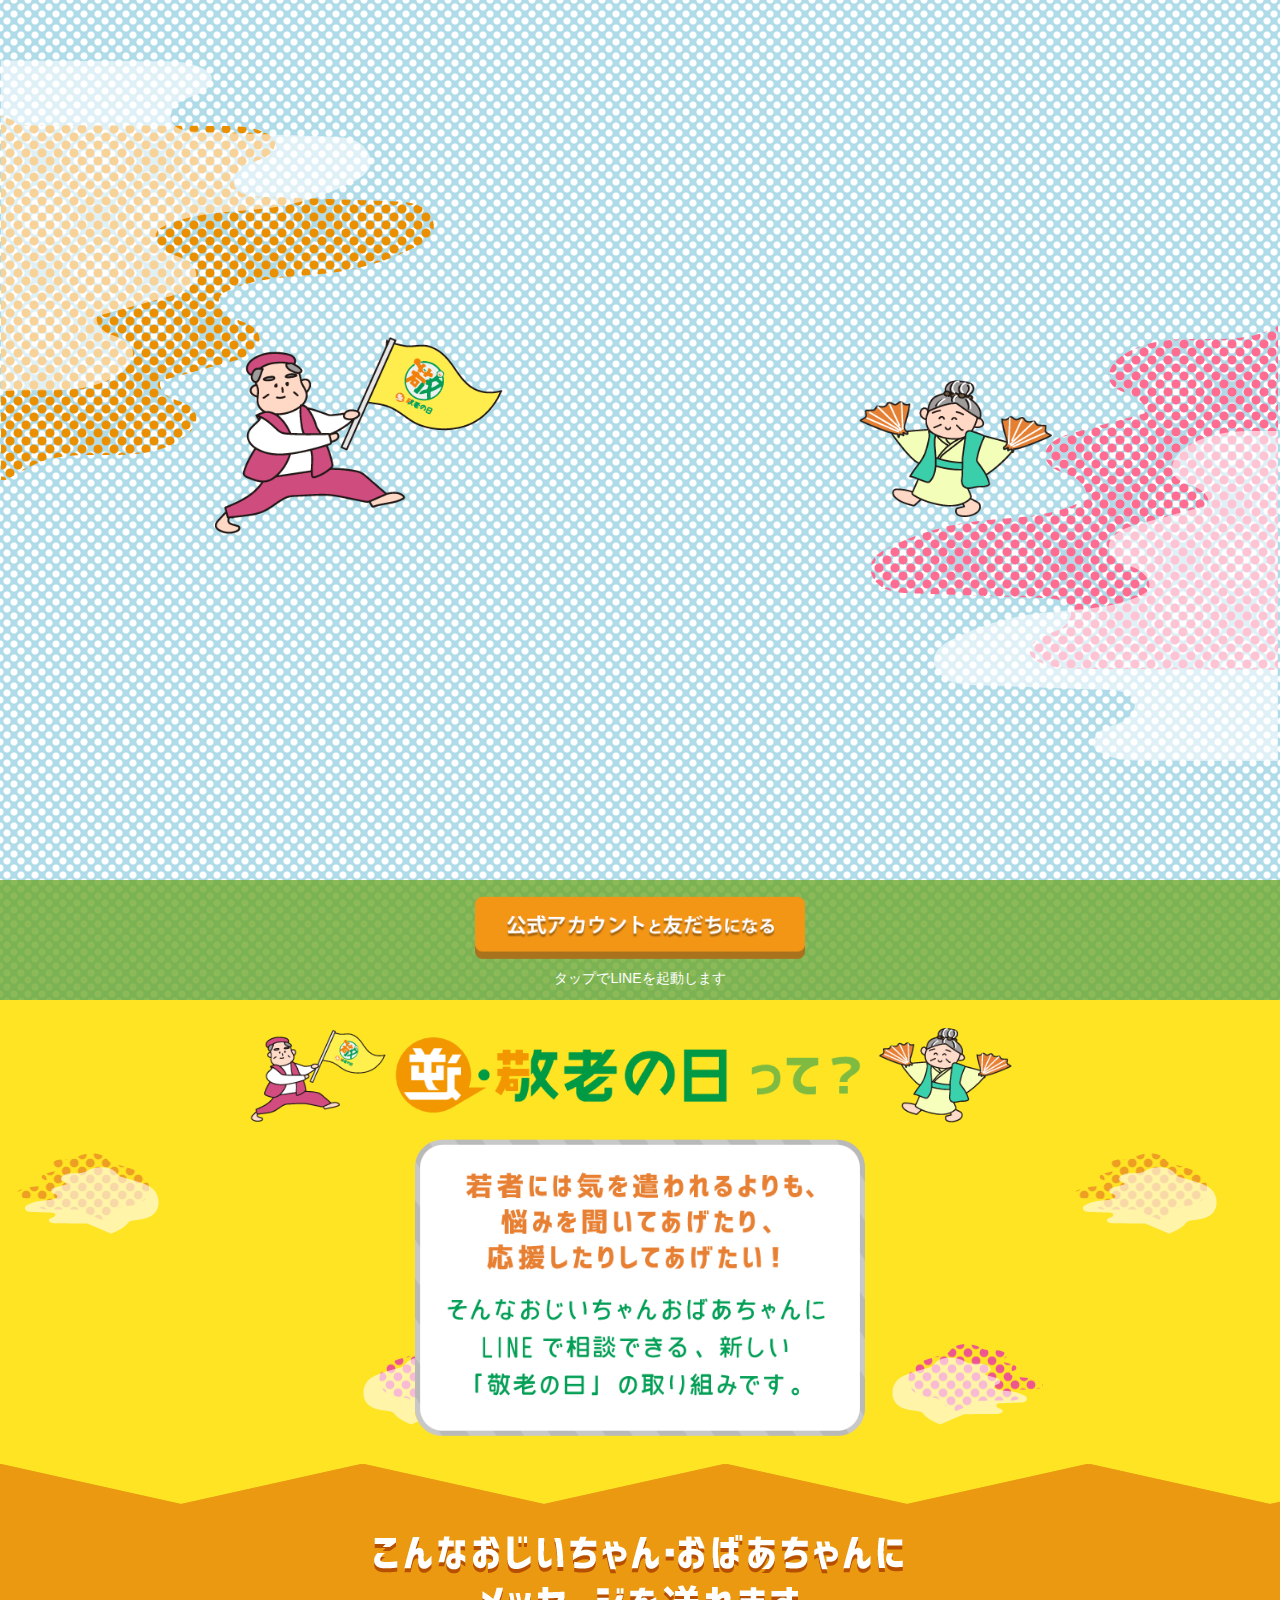
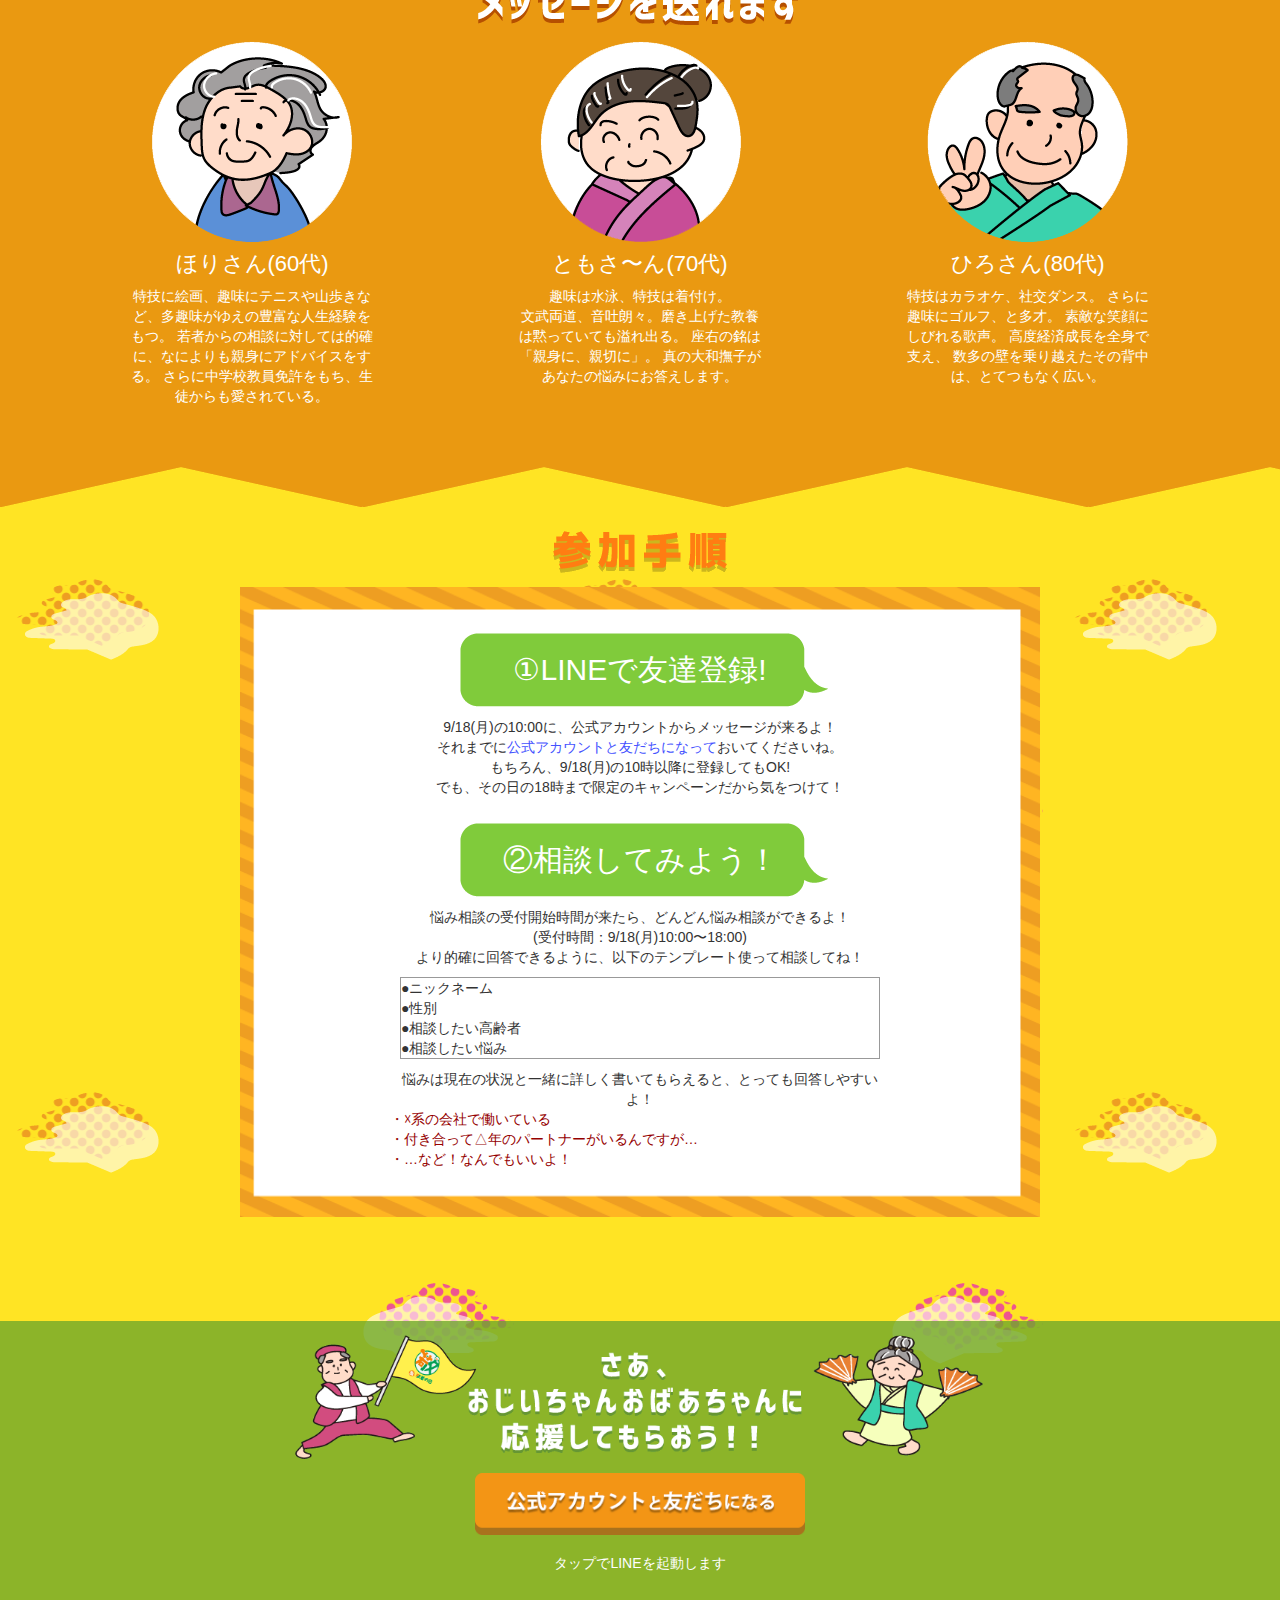
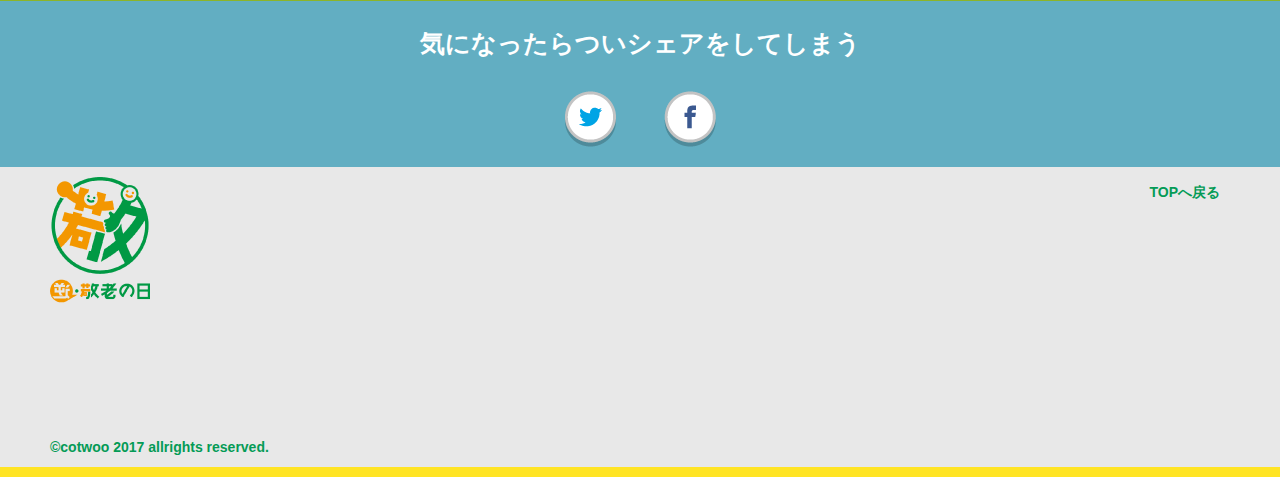
<file: index.html>
<!DOCTYPE html>
<html>

<head>
    <meta http-equiv="X-UA-Compatible" content="IE=edge">
    <meta charset="utf-8">
    <title>逆・敬老の日：ぼくら若者が逆に応援されちゃう！？</title>
    <meta name="description" content="僕ら若者が、敬老の日にお年寄りに逆に応援される、そんなイベントを9/18(月)に一日限定で開催します。">
    <meta name="author" content="">
    <meta name="viewport" content="width=device-width, initial-scale=1">
    <link rel="stylesheet" href="/lib/bootstrap/css/bootstrap.min.css">
    <link rel="stylesheet" href="/lib/bootstrap/css/bootstrap-theme.min.css">
    <link rel="stylesheet" href="/lib/Animate.css/animate.css">
    <link rel="stylesheet" href="/css/main.css">
    <link rel="shortcut icon" href="">



    <meta property="og:title" content="1日限定!? 逆・敬老の日 逆に若者が応援されちゃいます" />
    <meta property="og:type" content="website" />
    <meta property="og:url" content="http://gyakukeirou.com" />
    <meta property="og:image" content="http://gyakukeirou.com/images/ogp/img_ogp_illust.png" />
    <meta property="og:site_name" content="逆・敬老の日" />
    <meta property="og:description" content="“おじいちゃん、おばあちゃん”から“若者”へ、応援という形で感謝を伝える『逆・敬老の日』を、9/18（月）の敬老の日に実施したいと思います。" />

    <meta property="fb:app_id" content="1495361677176202" />

    <meta name="twitter:card" content="photo" />


</head>

<body>
    <div id="bg">
        <div id="main" class="relative">
            <!-- 左右から差し込まれるアニメーション -->
            <div id="layer1" class="absolute full">
                <div id="leftCloud" class="absolute animated bounceInLeft">
                    <img src="/images/img_cloud_1.png">
                </div>
                <div id="rightCloud" class="absolute animated bounceInRight">
                    <img src="/images/img_cloud_2.png">
                </div>
            </div>
            <div id="layer2" class="">
                <!-- おじいちゃんおばあちゃん -->
                <div id="layer3" class="absolute full">
                    <div id="granpa" class="absolute hidden">
                        <img style="width:80%" src="/images/pc_img_grandpa.png">
                    </div>
                    <div id="granma" class="absolute hidden">
                        <img style="width:80%" src="/images/pc_img_grandma.png">
                    </div>
                </div>
                <!-- メインタイトル -->
                <div id="layer4" class="absolute full ">
                    <div id="titleTop" class="absolute hidden">
                        <img src="/images/img_main_fukidashi.png">
                    </div>
                    <div id="titleBottom" class="absolute hidden">
                        <img src="/images/logo_main.png">
                    </div>
                    <div id="girl" class="absolute hidden">
                        <img src="/images/img_girl_1.png">
                    </div>
                    <div id="boy" class="absolute hidden">
                        <img src="/images/img_girl_2.png">
                    </div>
                </div>
                <!-- 吹き出し -->
                <div id="layer5" class="absolute full">
                    <div id="leftTop" class="absolute hidden">
                        <img src="/images/img_ballon_1.png">
                    </div>
                    <div id="rightTop" class="absolute hidden">
                        <img src="/images/img_ballon_2.png">
                    </div>
                    <div id="leftBottom" class="absolute hidden">
                        <img src="/images/img_ballon_3.png">
                    </div>
                    <div id="rightBottom" class="absolute hidden">
                        <img src="/images/img_ballon_4.png">
                    </div>
                </div>
                <!-- ボタン -->
                <div id="layer6" class="absolute full">
                    <div id="entryPriod" class="absolute hidden">
                        <img src="/images/img_entryperiod.png">
                    </div>
                </div>
                <div id="ichinichi" class="absolute hidden">
                    <div class="inner relative full">
                        <div id="ichinichiText" class="absolute">一日限定企画!</div>
                    </div>
                </div>

            </div>
        </div>
        <!--            <div style="height: 880px;"></div>-->
        <div id="submit" class="relative">
            <div class="inner">
                <a href="https://line.me/R/ti/p/%40sfz9246k" id="entryButton" class="">
                    <img src="/images/pc_btn_entry.png">
                </a>
                <p id="entryButtonBottomText" class="absolute">
                    タップでLINEを起動します
                </p>
            </div>
        </div>
        <div id="mainContents" class="relative">
            <div id="01">
                <div>
                    <div>
                        <img id="concept_title" src="images/concept_title.png">
                    </div>
                    <div>
                        <img id="concept_body" src="images/concept_body.png">
                    </div>
                </div>
            </div>
            <div id="mainContentsHeader">

            </div>
            <div id="granpa">
                <div>
                    <div>
                        <img id="main_message" src="images/main_message.png">
                    </div>
                    <div>
                        <div class="card">
                            <img src="images/02.png">
                            <div class="comment">
                               <h5>ほりさん(60代)</h5>
                                <div class="comment_body">
                                    
                                   特技に絵画、趣味にテニスや山歩きなど、多趣味がゆえの豊富な人生経験をもつ。
                                   若者からの相談に対しては的確に、なによりも親身にアドバイスをする。
                                   さらに中学校教員免許をもち、生徒からも愛されている。
                                </div>
                            </div>
                        </div>
                        <div class="card">
                            <img src="images/01.png">
                            <div class="comment">
                                <h5>ともさ〜ん(70代)</h5>
                                <div class="comment_body">
                                    趣味は水泳、特技は着付け。<br>
                                    文武両道、音吐朗々。磨き上げた教養は黙っていても溢れ出る。
                                    座右の銘は「親身に、親切に」。
                                    真の大和撫子があなたの悩みにお答えします。<br><br>
                                </div>
                            </div>
                        </div>
                        <div class="card">
                            <img src="images/03.png">
                            <div class="comment">
                                <h5>ひろさん(80代)</h5>
                                <div class="comment_body">
                                    特技はカラオケ、社交ダンス。
                                    さらに趣味にゴルフ、と多才。
                                    素敵な笑顔にしびれる歌声。
                                    高度経済成長を全身で支え、
                                    数多の壁を乗り越えたその背中は、とてつもなく広い。<br><br>
                                </div>
                            </div>
                        </div>
                    </div>
                </div>
            </div>
            <div id="mainContentsFooter">

            </div>
            <div id="howToJoin">
                <div>
                    <img src="images/how_to_join_title.png">
                </div>
                <div class="contents relative">
                    <img id="howToJoinCover" src="images/how_to_join_main.png" class="absolute">
                    <div id="c_01" class="absolute">
                        <div class="howtoJoin01 relative">
                            <div class="absolute">
                                ①LINEで友達登録!
                            </div>
                        </div>
                        <div id="" class="disp01 absolute">
                            9/18(月)の10:00に、公式アカウントからメッセージが来るよ！<br>
                            それまでに<a href="https://line.me/R/ti/p/%40sfz9246k">公式アカウントと友だちになって</a>おいてくださいね。<br>
                            もちろん、9/18(月)の10時以降に登録してもOK!<br>
                            でも、その日の18時まで限定のキャンペーンだから気をつけて！<br>
                        </div>
                    </div>
                    
                    <div id="c_02" class="absolute">
                        <div class="howtoJoin01 relative">
                            <div class="absolute">
                                ②相談してみよう！
                            </div>
                        </div>
                        <div id="" class="disp01 absolute">
                            悩み相談の受付開始時間が来たら、どんどん悩み相談ができるよ！<br>
                            (受付時間：9/18(月)10:00〜18:00)<br>
                            より的確に回答できるように、以下のテンプレート使って相談してね！<br>
                           <div style="text-align: left;border: solid 1px #999;margin: 10px;">
                            ●ニックネーム<br>
                            ●性別<br>
                            ●相談したい高齢者<br>
                            ●相談したい悩み<br>
                            </div>
                            悩みは現在の状況と一緒に詳しく書いてもらえると、とっても回答しやすいよ！
                            <div style="text-align:left; color: #950000;">
                            ・☓系の会社で働いている<br>
                            ・付き合って△年のパートナーがいるんですが…<br>
                            ・…など！なんでもいいよ！
                            </div>
                    </div>
                </div>
            </div>
        </div>
        <div id="submit2" class="relative">
            <div class="inner">
               <div>
                   <img id="ouenshitemorao" src="./images/ouenshitemorao.png">
               </div>
                <a href="https://line.me/R/ti/p/%40sfz9246k" id="entryButton" class="">
                    <img src="/images/pc_btn_entry.png">
                </a>
                <p id="entryButtonBottomText" class="absolute">
                    タップでLINEを起動します
                </p>
            </div>
        </div>
        <div id="snsShare" class="relative">
            <div class="inner">
                <p id="snsShareMessage" class="">
                    気になったらついシェアをしてしまう
                </p>
                <div id="buttons">
                    <button id="twitterButton">
                        <a href="https://twitter.com/home?status=%e8%8b%a5%e8%80%85%e3%82%92%e9%80%86%e3%81%ab%e5%bf%9c%e6%8f%b4%e3%81%97%e3%81%a1%e3%82%83%e3%81%86%ef%bc%81%ef%bc%9f+%e9%80%86%e3%83%bb%e6%95%ac%e8%80%81%e3%81%ae%e6%97%a5%0a9%2f18%28%e6%9c%88%29+1%e6%97%a5%e9%99%90%e5%ae%9a%e3%81%a7%e5%ae%9f%e6%96%bd%e3%81%97%e3%81%be%e3%81%99%e3%80%82%0ahttp%3a%2f%2fgyakukeirou.com%0a%23%e9%80%86%e3%83%bb%e6%95%ac%e8%80%81%e3%81%ae%e6%97%a5%0a" class="twitter-share-button" data-url="http://gyakukeirou.com" data-text="若者を逆に応援しちゃう！？ 逆・敬老の日" data-hashtags="逆・敬老の日" target="_blank">
                            <img src="/images/btn_share_twitter_mini.png">
                        </a>
                    </button>
                    <button id="facebookButton">
                        <a href="http://www.facebook.com/share.php?u=http://gyakukeirou.com" target="_blank">
                            <img src="/images/btn_share_facebook_mini.png">
                        </a>
                    </button>
                </div>
            </div>
        </div>
        <footer class="relative">
            <div id="wrapper">
                <div id="fotterIcon" class="absolute">
                    <img src="/images/logo_footer.png">
                </div>
                <div id="copyRight" class="absolute">
                    ©cotwoo 2017 allrights reserved.
                </div>
                <div id="fotterMenuList" class="absolute">
                    <div id="">
                        <!--                    利用規約-->
                    </div>
                    <div id="">
                        <!--                    プライバシーポリシーについて-->
                    </div>
                    <div id="">
                        <!--                            <a href="http://cotwoo.com">cotwooについて</a>-->
                    </div>
                </div>
                <div id="toTop" class="absolute">TOPへ戻る</div>
            </div>
        </footer>
    </div>
</body>
<script src="/lib/jquery/jquery-3.2.1.min.js"></script>
<script src="/lib/bootstrap/js/bootstrap.min.js"></script>
<script src="/lib/juliangarnier/anime.min.js"></script>
<script src="/js/main.js"></script>
<!-- Global Site Tag (gtag.js) - Google Analytics -->
<script async src="https://www.googletagmanager.com/gtag/js?id=UA-103052114-2"></script>
<script>
    window.dataLayer = window.dataLayer || [];

    function gtag() {
        dataLayer.push(arguments)
    };
    gtag('js', new Date());

    gtag('config', 'UA-103052114-2');
</script>

</html>
</file>
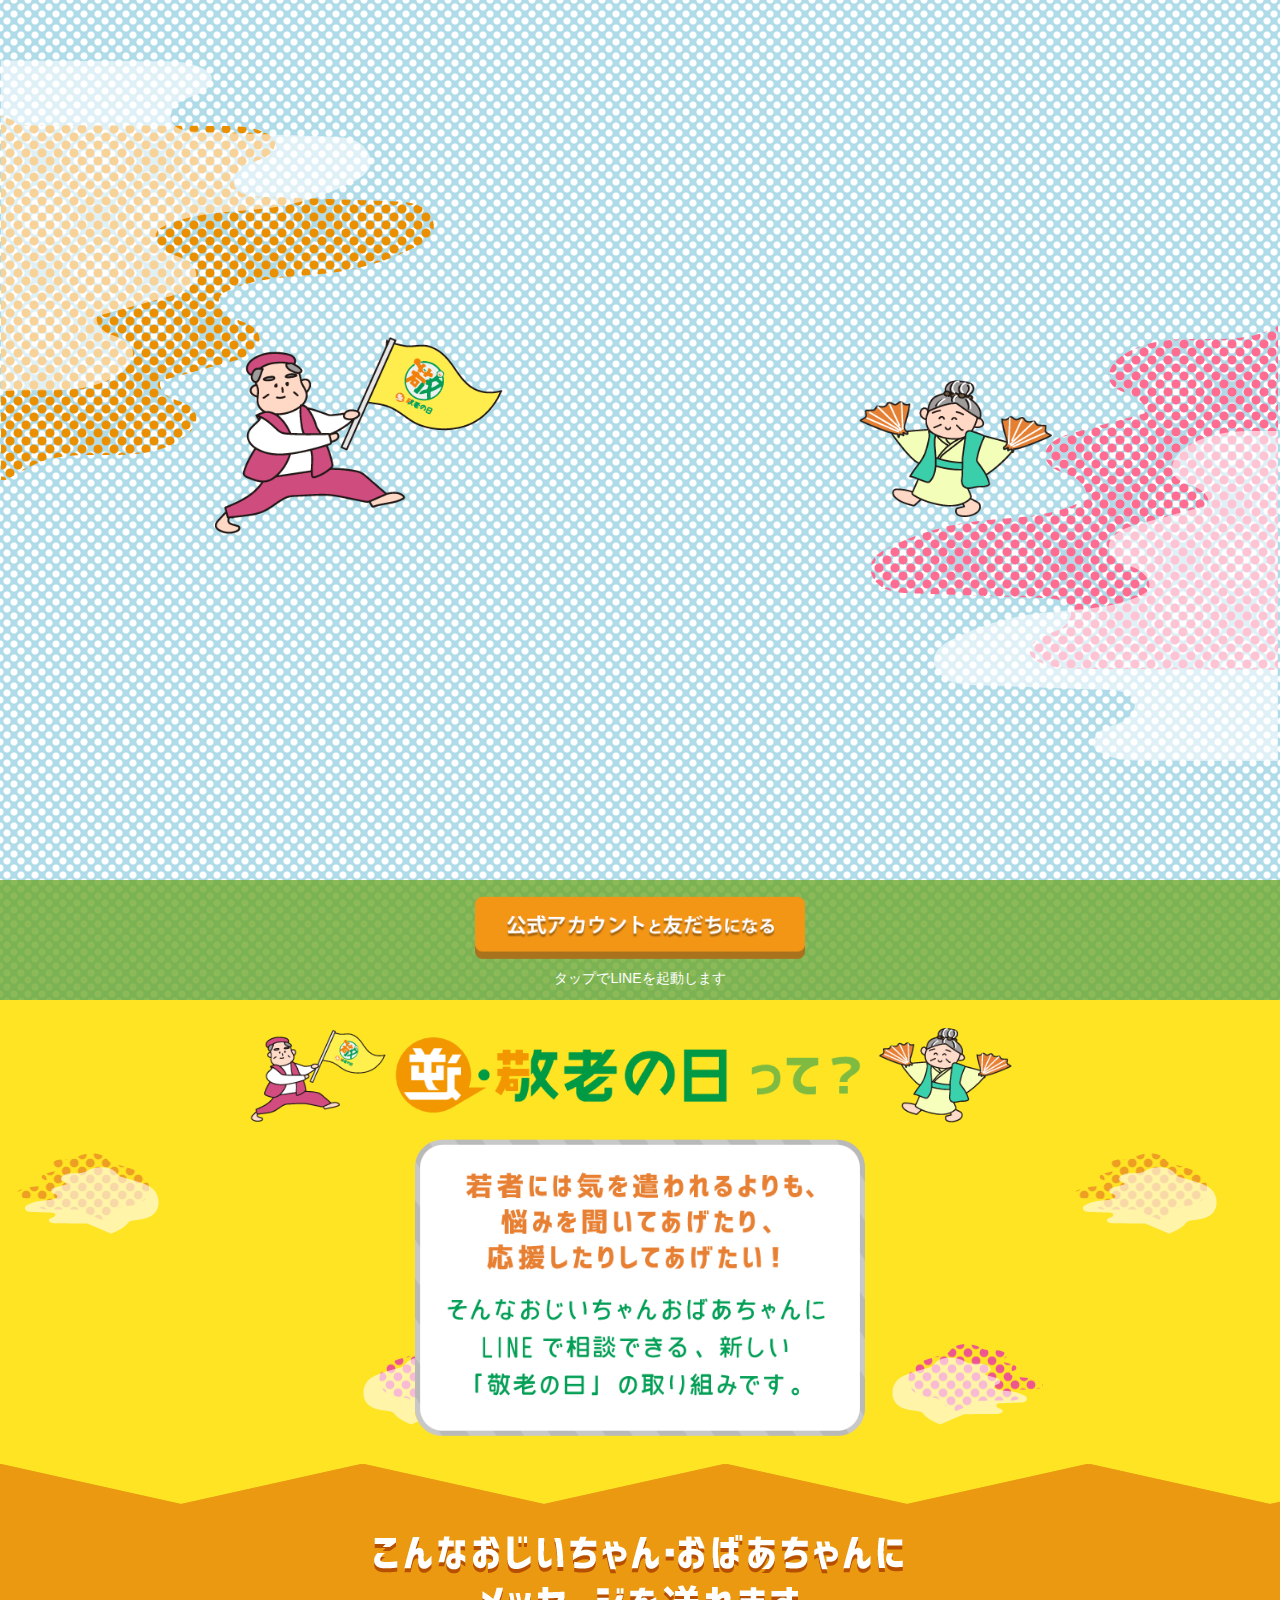
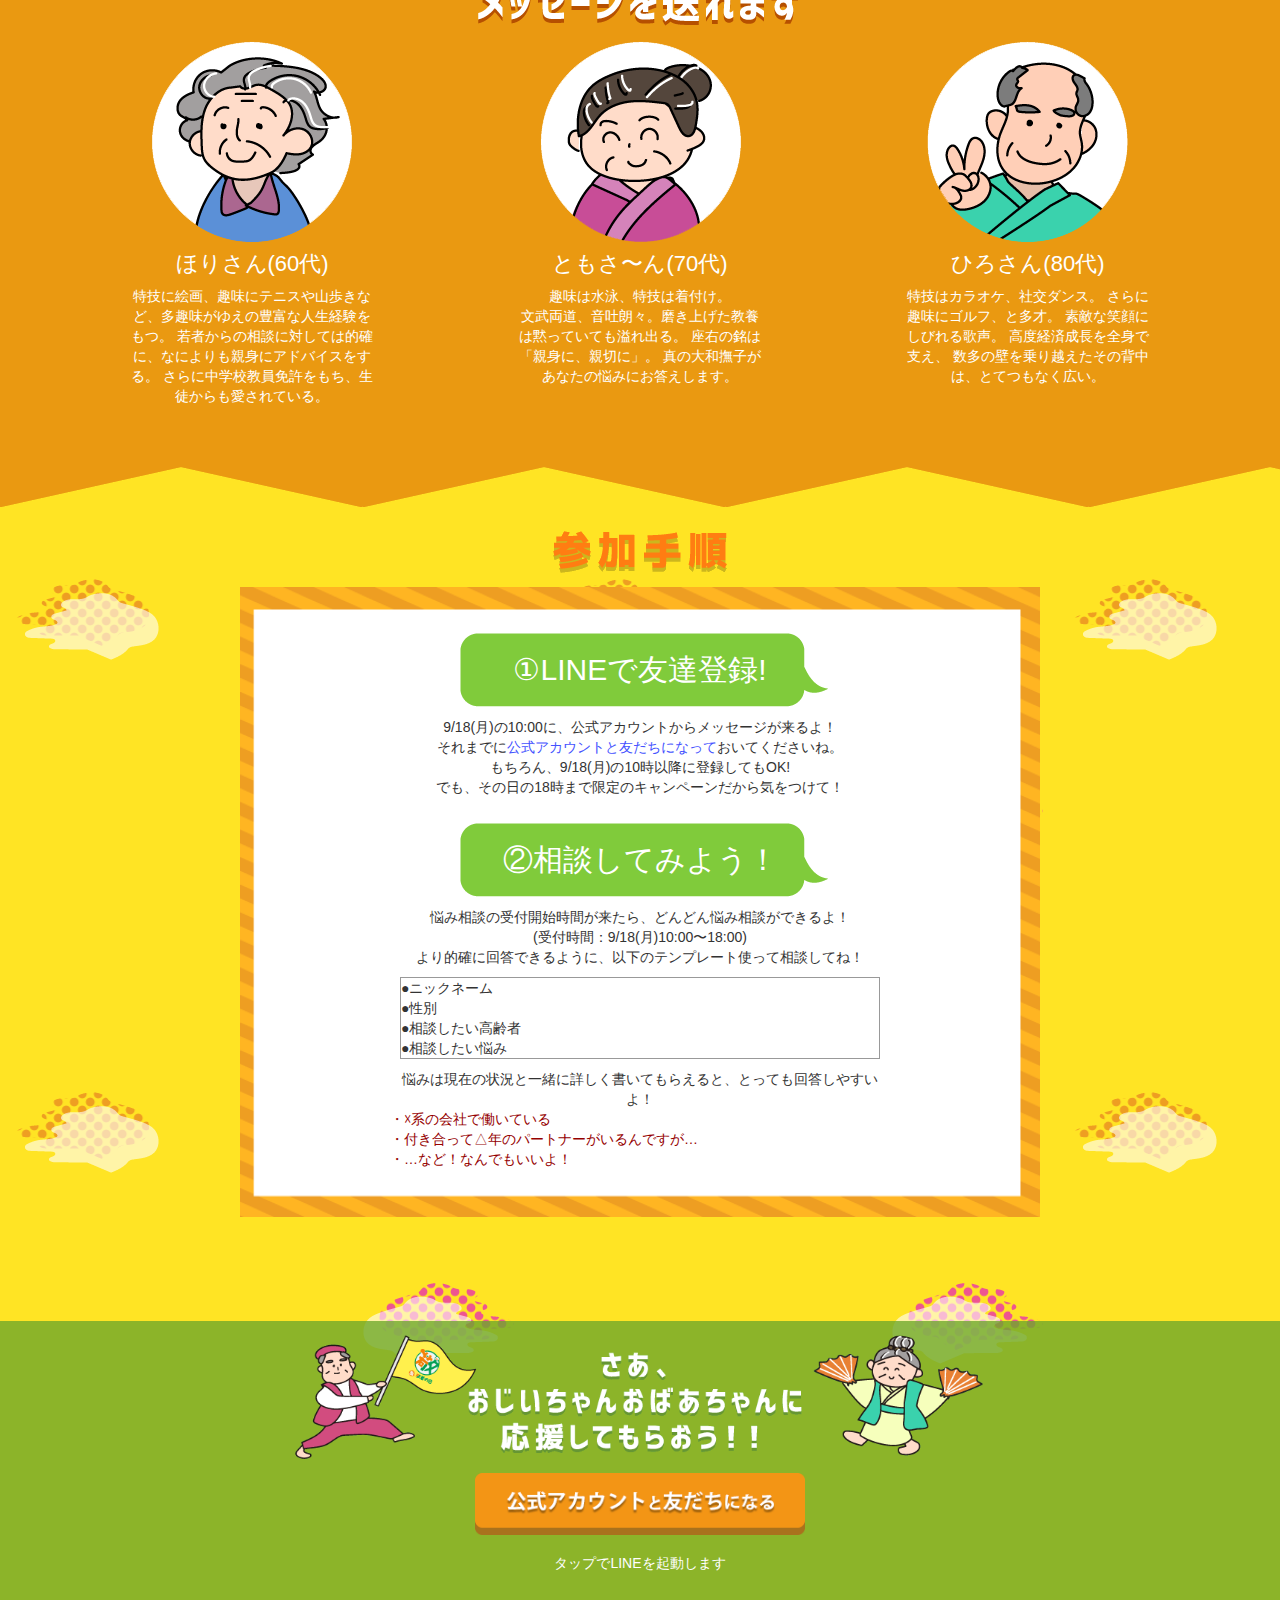
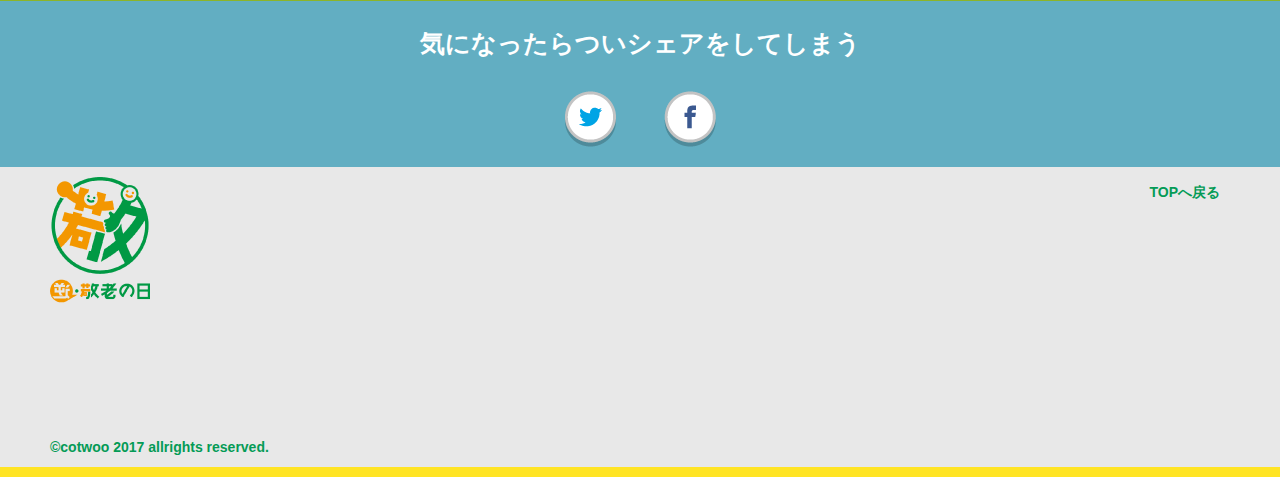
<file: sp/index.html>
<!DOCTYPE html>
<html prefix="og: http://ogp.me/ns#">

    <head>
        <meta http-equiv="X-UA-Compatible" content="IE=edge">
        <meta charset="utf-8">
        <title>逆・敬老の日：ぼくら若者が逆に応援されちゃう！？</title>
        <meta name="description" content="僕ら若者が、敬老の日にお年寄りに逆に応援される、そんなイベントを9/18(月)に一日限定で開催します。">
        <meta name="author" content="">
        <meta name="viewport" content="width=device-width, initial-scale=1">
        <link rel="stylesheet" href="/lib/bootstrap/css/bootstrap.min.css">
        <link rel="stylesheet" href="/lib/bootstrap/css/bootstrap-theme.min.css">
        <link rel="stylesheet" href="/lib/Animate.css/animate.css">
        <link rel="stylesheet" href="/css/main.css">
        <link rel="stylesheet" href="/css/sp.css">
        <link rel="shortcut icon" href="">
        
        <meta property="og:title" content="1日限定!? 逆・敬老の日 逆に若者が応援されちゃいます" />
        <meta property="og:type" content="website" />
        <meta property="og:url" content="http://gyakukeirou.com" />
        <meta property="og:image" content="http://gyakukeirou.com/images/ogp/img_ogp_illust.png" />
        <meta property="og:site_name" content="逆・敬老の日" />
        <meta property="og:description" content="“おじいちゃん、おばあちゃん”から“若者”へ、応援という形で感謝を伝える『逆・敬老の日』を、9/18（月）の敬老の日に実施したいと思います。" />

        <meta property="fb:app_id" content="1495361677176202" />
        <meta name="twitter:card" content="photo" />

    </head>

    <body>
        <div id="bg">
            <div id="main" class="relative">
                <!-- 左右から差し込まれるアニメーション -->
                <div id="layer1" class="absolute full">
                    <div id="leftCloud" class="absolute hidden">
                        <img style="width:30%" src="../images/img_cloud_1.png">
                    </div>
                    <div id="rightCloud" class="absolute hidden">
                        <img style="width:30%" src="../images/img_cloud_2.png">
                    </div>
                </div>
                <div id="layer2" class="">
                    <!-- おじいちゃんおばあちゃん -->
                    <div id="layer3" class="absolute full">
                        <div id="granpa" class="absolute hidden">
                            <img style="width:60%" src="../images/pc_img_grandpa.png">
                        </div>
                        <div id="granma" class="absolute hidden">
                            <img style="width:68%" src="../images/pc_img_grandma.png">
                        </div>
                    </div>
                    <!-- メインタイトル -->
                    <div id="layer4" class="absolute full ">
                        <div id="titleTop" class="absolute hidden">
                            <img style="width: 80%" src="../images/img_main_fukidashi.png">
                        </div>
                        <div id="titleBottom" class="absolute hidden">
                            <img style="width: 80%" src="../images/logo_main.png">
                        </div>
                        <div id="girl" class="absolute hidden">
                            <img style="width: 70%" src="../images/img_girl_1.png">
                        </div>
                        <div id="boy" class="absolute hidden">
                            <img style="width: 70%" src="../images/img_girl_2.png">
                        </div>
                    </div>

                    <!-- ボタン -->
                    <div id="layer6" class="absolute full ">
                        <div id="entryPriod" class="absolute hidden">
                            <img style="width: 95%;" src="/images/img_entryperiod.png">
                        </div>
                    </div>
                    
                    <div id="ichinichi" class="absolute hidden">
                        <div class="inner relative full">
                            <div id="ichinichiText" class="absolute">終了しました！</div>
                        </div>
                    </div>
                    
                </div>
            </div>
<!--            <div id="empty" style="height: 700px;"></div>-->
            <div id="submit" class="relative hidden">
                <a href="https://line.me/R/ti/p/%40sfz9246k" 
                   id="entryButton" class="absolute">
                    <img src="/images/pc_btn_entry.png">
                </a>
                <p id="entryButtonBottomText" class="absolute">
                    タップでLINEを起動します
                </p>
            </div>
        <div id="mainContents" class="relative">
            <div id="01">
                <div>
                    <div>
                        <img id="concept_title" src="../images/concept_title.png">
                    </div>
                    <div>
                        <img id="concept_body" src="../images/concept_body.png">
                    </div>
                </div>
            </div>
            <div id="mainContentsHeader">

            </div>
            <div id="granpa">
                <div>
                    <div>
                        <img id="main_message" src="../images/main_message.png">
                    </div>
                    <div id="granpas">
                        <div class="card">
                            <img src="../images/02.png">
                            <div class="comment">
                               <h5>ほりさん(60代)</h5>
                                <div class="comment_body">
                                    
                                   特技に絵画、趣味にテニスや山歩きなど、多趣味がゆえの豊富な人生経験をもつ。
                                   若者からの相談に対しては的確に、なによりも親身にアドバイスをする。
                                   さらに中学校教員免許をもち、生徒からも愛されている。
                                </div>
                            </div>
                        </div>
                        <div class="card">
                            <img src="../images/01.png">
                            <div class="comment">
                                <h5>ともさん(70代)</h5>
                                <div class="comment_body">
                                    趣味は水泳、特技は着付け。<br>
                                    文武両道、音吐朗々。磨き上げた教養は黙っていても溢れ出る。
                                    座右の銘は「親身に、親切に」。
                                    真の大和撫子があなたの悩みにお答えします。<br><br>
                                </div>
                            </div>
                        </div>
                        <div class="card">
                            <img src="../images/03.png">
                            <div class="comment">
                                <h5>ひろさん(80代)</h5>
                                <div class="comment_body">
                                    特技はカラオケ、社交ダンス。
                                    さらに趣味にゴルフ、と多才。
                                    素敵な笑顔にしびれる歌声。
                                    高度経済成長を全身で支え、
                                    数多の壁を乗り越えたその背中は、とてつもなく広い。<br><br>
                                </div>
                            </div>
                        </div>
                    </div>
                </div>
            </div>
            <div id="mainContentsFooter">

            </div>
            <div id="howToJoin">
                <div>
                    <img id="join_tejun" src="../images/how_to_join_title.png">
                </div>
                <div class="contents relative">
                    <img id="howToJoinCover" src="../images/how_to_join_main_sp.png" class="absolute">
                    <div id="c_01" class="absolute">
                        <div class="howtoJoin01 relative">
                            <div class="absolute">
                                ①LINEで友達登録!
                            </div>
                        </div>
                        <div id="" class="disp01 absolute">
                            9/18(月)の10:00に、公式アカウントからメッセージが来るよ！<br>
                            それまでに<a href="https://line.me/R/ti/p/%40sfz9246k">公式アカウントと友だちになって</a>おいてくださいね。<br>
                            もちろん、9/18(月)の10時以降に登録してもOK!<br>
                            でも、その日の18時まで限定のキャンペーンだから気をつけて！<br>
                        </div>
                    </div>
                    
                    <div id="c_02" class="absolute">
                        <div class="howtoJoin01 relative">
                            <div class="absolute">
                                ②相談してみよう！
                            </div>
                        </div>
                        <div id="" class="disp01 absolute">
                            悩み相談の受付開始時間が来たら、どんどん悩み相談ができるよ！<br>
                            (受付時間：9/18(月)10:00〜18:00)<br>
                            より的確に回答できるように、以下のテンプレート使って相談してね！<br>
                           <div style="text-align: left;border: solid 1px #999;margin: 10px;">
                            ●ニックネーム<br>
                            ●性別<br>
                            ●相談したい高齢者<br>
                            ●相談したい悩み<br>
                            </div>
                            悩みは、現在の状況と一緒にお悩みを詳しく書いてもらえると、とっても回答しやすいよ！
                            <div style="text-align:left; color: #950000;">
                            ・☓系の会社で働いている<br>
                            ・付き合って△年のパートナーがいるんですが…<br>
                            ・…など
                            </div>
                        </div>
                    </div>
                </div>
            </div>
        </div>
        <div id="submit2" class="relative">
            <div class="inner">
               <div>
                   <img id="ouenshitemorao" src="../images/ouenshitemorao_sp.png">
               </div>
                <a href="https://line.me/R/ti/p/%40sfz9246k" id="entryButton" class="">
                    <img src="../images/pc_btn_entry.png">
                </a>
                <p id="entryButtonBottomText" class="absolute">
                    タップでLINEを起動します
                </p>
            </div>
        </div>
            <div id="snsShare" class="relative">
                <p id="snsShareMessage" class="">
                     気になったらついシェアをしてしまう
                </p>
                <div id="buttons">
                    <button id="twitterButton">
                        <a href="https://twitter.com/home?status=%e8%8b%a5%e8%80%85%e3%82%92%e9%80%86%e3%81%ab%e5%bf%9c%e6%8f%b4%e3%81%97%e3%81%a1%e3%82%83%e3%81%86%ef%bc%81%ef%bc%9f+%e9%80%86%e3%83%bb%e6%95%ac%e8%80%81%e3%81%ae%e6%97%a5%0a9%2f18%28%e6%9c%88%29+1%e6%97%a5%e9%99%90%e5%ae%9a%e3%81%a7%e5%ae%9f%e6%96%bd%e3%81%97%e3%81%be%e3%81%99%e3%80%82%0ahttp%3a%2f%2fgyakukeirou.com%0a%23%e9%80%86%e3%83%bb%e6%95%ac%e8%80%81%e3%81%ae%e6%97%a5%0a" 
                           class="twitter-share-button" 
                           data-url="http://gyakukeirou.com" 
                           data-text="若者を逆に応援しちゃう！？ 逆・敬老の日" 
                           data-hashtags="逆・敬老の日" target="_blank">
                            <img src="/images/btn_share_twitter_mini.png">
                        </a>
                    </button>
                    <button id="facebookButton">
                        <a href="http://www.facebook.com/share.php?u=http://gyakukeirou.com" 
                           target="_blank">
                            <img src="/images/btn_share_facebook_mini.png">
                        </a>
                    </button>
                </div>
            </div>
            <footer class="relative">
                <div id="wrapper">
                    <div id="fotterIcon" class="absolute">
                        <img src="../images/logo_footer.png">
                    </div>
                    <div id="copyRight" class="absolute">
                        ©cotwoo 2017 allrights reserved.
                    </div>
                    <div id="fotterMenuList" class="absolute">
                        <div id="">
                            <!--                    利用規約-->
                        </div>
                        <div id="">
                            <!--                    プライバシーポリシーについて-->
                        </div>
                        <div id="">
<!--                            <a href="http://cotwoo.com">cotwooについて</a>-->
                        </div>
                    </div>
                    <div id="toTop" class="absolute">TOPへ戻る</div>
                </div>
            </footer>
        </div>
    </body>
    <script src="../lib/jquery/jquery-3.2.1.min.js"></script>
    <script src="../lib/bootstrap/js/bootstrap.min.js"></script>
    <script src="../lib/juliangarnier/anime.min.js"></script>
    <script src="../js/sp.js"></script>
    <!-- Global Site Tag (gtag.js) - Google Analytics -->
<script async src="https://www.googletagmanager.com/gtag/js?id=UA-103052114-2"></script>
<script>
  window.dataLayer = window.dataLayer || [];
  function gtag(){dataLayer.push(arguments)};
  gtag('js', new Date());

  gtag('config', 'UA-103052114-2');
</script>

</html>
</file>
<file: css/main.css>
a:link { color:#000; text-decoration:none }
a:visited { color:#000; text-decoration:none }
a:hover { color:#000; text-decoration:none }
a:active { color:#000; text-decoration:none }

button {
    width: 50px;
    height: 50px;
}
*,
p {
    padding: 0px;
    margin: 0px;
}

.relative {
    position: relative;
}

.absolute {
    position: absolute;
}

.full {
    width: 100%;
    height: 100%;
    top: 0px;
    left: 0px;
}

.hidden {
    display: none;
}

button {
    background-color: transparent;
    border: none;
}
button a {
    width: 100px;
    height: 50px;
}


html,
body {
    width: 100%;
    min-width: 1280px;
    min-height: 800px;
    background-color: #d9edff;
    background-image: url(../images/img_bg_dot.png);
    font-family: Lato, "Noto Sans JP", "游ゴシック Medium", "游ゴシック体", "Yu Gothic Medium", YuGothic, "ヒラギノ角ゴ ProN", "Hiragino Kaku Gothic ProN", "メイリオ", Meiryo, "ＭＳ Ｐゴシック", "MS PGothic", sans-serif;

}
#main {
    width: 100%;
}

#layer1 #leftCloud {
    top: 60px;
    left: 0px;
}

#layer1 #rightCloud {
    top: 320px;
    right: 0px;
}

#layer2 {
    position: relative;
    margin: auto;
    width: 1280px;
    height: 880px;
}

#layer3 #granpa {
    left: 179px;
    top: 337px;
}

#layer3 #granma {
    right: 180px;
    top: 380px;
}
#layer4 {
    z-index: 1000;
}
#layer4 #titleTop {
    left: 26%;
    top: 80px;
    transform: translateX(-50%);
}

#layer4 #titleBottom {
    left: 29%;
    top: 190px;
    transform: translateX(-50%);
}

#layer4 #girl {
    left: 420px;
    top: 380px;
}

#layer4 #boy {
    right: 420px;
    top: 380px;
}

#layer5 #leftTop {
    left: 80px;
    top: 250px;
    z-index: 1000;
}

#layer5 #rightTop {
    right: 80px;
    top: 190px;
    z-index: 1000;
}

#layer5 #leftBottom {
    left: 120px;
    top: 580px;
    z-index: 1000;
}

#layer5 #rightBottom {
    right: 150px;
    top: 580px;
    z-index: 1000;
}

#layer6 #entryPriod {
    top: 720px;
    width: 100%;
    text-align: center;
/*    transform: translateX(-50%);*/
}

#submit {
    width: 100%;
    min-width: 1280px;
    height: 120px;
    background-color: rgba(109, 167, 43, 0.79);
    padding-top: 48px;
}
#submit .inner {
    max-width: 1280px;
    width: 100%;
    margin: auto;
}

#submit #entryButton {
    width: 100%;
    margin: auto;
    display: block;
}

#submit #entryButtonBottomText {
    color: #FFF;
    bottom: 10%;
    left: 50%;
    transform: translateX(-50%);
}
#submit a {
    text-align: center;
    position: relative;
}
#submit a img {
    width: 330px;
    position: absolute;
    top: 50%;
    left: 50%;
    transform: translate(-50%,-50%);
    transition: width;
    transition-duration: 0.2s;
    -webkit-transition: width;
    -webkit-transition-duration: 0.2s;
}
#submit a img:hover {
    width: 380px;
}

#mainContents {
    margin: auto;
    text-align: center;
    width: 100%;
    min-width: 1280px;
    background-color: #ffe024;
    padding: 10px 0px;
    
    background-image: url(../images/cloud_bg.png);
    background-position: 0px 300px;
}
#mainContents .inner{
}
#mainContents #discription {
    width: 100%;
    text-align: center;
    top: 50%;
    left: 50%;
    transform: translate(-50%, -50%);
    color: #009634;
    font-size: 50px;
    font-weight: bold;
    text-shadow: 
        1px 1px 0px #FFF, 
        -1px 1px 0px #FFF, 
        1px -1px 0px #FFF, 
        -1px -1px 0px #FFF;
}
#mainContents #concept_title {
    width: 800px;
}
#mainContents #concept_body {
    width: 450px;
}
#mainContents #granpa {
    background-color: #ea9911;
}
#mainContents #mainContentsHeader {
    background-image: url(../images/main_content_header.png);
    height: 80px;
    padding: 0px;
    margin: 0px;
}
#mainContents #mainContentsFooter {
    background-image: url(../images/main_content_footer.png);
    height: 80px;
    padding: 0px;
    margin: 0px;
}
#mainContents #howToJoin {
    height: 800px;
    text-align: center;
}
#mainContents .contents {
    height: 300px;
}
#mainContents #howToJoinCover {
    left: 50%;
    transform: translateX(-50%);
}
#mainContents #howToJoinCover {
    left: 50%;
    transform: translateX(-50%);
    height: 630px;
    width: 800px;
}
#howToJoin #c_01 {
    width: 600px;
    left: 50%;
    transform: translateX(-50%);
    top: 40px;
}
#howToJoin #c_02 {
    width: 600px;
    left: 50%;
    transform: translateX(-50%);
    top: 230px;
}
#howToJoin .howtoJoin01 {
    margin: auto;
    width: 392px;
    height: 86px;
    background-image: url(../images/how_to_join_baloon.png);
}
#howToJoin .howtoJoin01 div {
    width: 100%;
    top: 50%;
    left: 50%;
    transform: translate(-50%,-50%);
    color: #FFF;
    font-size: 30px;
}
#howToJoin .disp01 {
    width: 500px;;
    left: 50%;
    transform: translateX(-50%);
    top: 90px;
    text-align: center;
    margin:auto;
}
.disp01 a {
    color: #4452ff;
    border-bottom: solod #4452ff 1px;
}
.comment_body {
    width: 250px;
    margin: auto;
    height: 200px;
}
#granpa {
    text-align: center;
}
#granpa .card {
    width: 30%;
    display: inline-block;
    color: #FFF;
    height: 400px;
}
#submit2 {
    height: 280px;
}
.card h5 {
    font-size: 22px;
}

#submit2 {
    width: 100%;
    min-width: 1280px;
    background-color: rgba(109, 167, 43, 0.79);
    padding-top: 10px;
}
#submit2 .inner {
    max-width: 1280px;
    width: 100%;
    margin: auto;
}

#submit2 #entryButton {
    width: 100%;
    margin: auto;
    display: block;
}

#submit2 #entryButtonBottomText {
    color: #FFF;
    bottom: 10%;
    left: 50%;
    transform: translateX(-50%);
}
#submit2 a {
    text-align: center;
    position: relative;
}
#submit2 a img {
    width: 330px;
    position: absolute;
    left: 50%;
    transform: translateX(-50%);
    transition: width;
    transition-duration: 0.2s;
    -webkit-transition: width;
    -webkit-transition-duration: 0.2s;
}
#submit a img:hover {
    width: 380px;
}

#ouenshitemorao {
    margin:auto;
    display: block;
    width: 700px;
}

#snsShare {
    width: 100%;
    min-width: 1280px;
    padding: 20px;
    background-color: #62aec2;
}
#snsShare .inner {
    width: 100%;
    max-width: 1280px;
    margin: auto;
}
#snsShareMessage {
    padding-top: 5px;
    padding-bottom: 30px;
    text-align: center;
    color: #FFF;
    font-size: 25px;
    font-weight: bold;
}
#snsShare #buttons {
    position:relative;
    width: 250px;
    margin: auto;
    text-align: center;
}
#snsShare #buttons img {
    position: absolute;
    left: 50%;
    top: 50%;
    transform: translate(-50%,-50%);
    z-index: 1500;
    transition: all 0.3s;
    transform-origin: center center;
}
#snsShare #buttons img:hover {
    width: 70px;
}
#snsShare #twitterButton img {
    left: 30% !important;
}
#snsShare #facebookButton img {
    left: 70% !important;
}

#ichinichi {
    background-color: rgba(255, 255, 255, 0.56);
    border-radius: 7px;
    width: 250px;
    height: 50px;
    right: 305px;
    bottom: 125px;
    z-index: 2000;
    border: 3px solid rgba(219, 0, 0, 0.66);
/*    box-shadow: 4px 4px 4px 4px rgba(65, 65, 65, 0.37);*/
    transform: rotateZ(+20deg);
}
#ichinichiText {
    left: 50%;
    top: 50%;
    transform: translate(-50%,-50%);
    width: 100%;
    text-align: center;
    font-size: 24px;
    font-weight: 900;
    color: rgba(227, 0, 0, 0.75);
}

footer {
    width: 100%;
    min-width: 1280px;
    width: 100%;
    height: 300px;
    background-color: #e8e8e8;
    color: #049b56 !important;
    font-weight: bold;
}
footer #wrapper {
    position: relative;
    width: 1200px;
    height: 100%;
    margin: auto;
}
footer #fotterIcon{
    top: 10px;
    left: 10px; 
}
footer #copyRight{
    bottom: 10px;
    left: 10px; 
}
footer #fotterMenuList{
    top: 10px;
    left: 150px; 
}
footer #toTop{
    top: 10px;
    right: 10px; 
    padding: 5px 10px;
    border-radius: 50px;
}
footer #toTop:hover {
    font-weight: bold;
    cursor: pointer;
    background-color: #a7ff80;
}
footer a {
    color: #049b56
}
footer a:link { 
    color:#049b56; text-decoration:none 
}
footer a:visited { 
    color:#049b56; text-decoration:none 
}
footer a:hover { 
    color:#049b56; text-decoration:none
}
footer a:active { 
    color:#049b56; text-decoration:none 
}
</file>
<file: css/sp.css>
html, body {
    width: 100% !important;
    height: auto;
    min-width: inherit !important;
}

#layer1 {
    width: 100%;
}

#layer2 {
    width: 100%;
}

#submit {
    width: 100% !important;
    min-width: 100% !important;
}

#snsShare {
    width: 100% !important;
    min-width: 100% !important;
}

footer {
    width: 100% !important;
    min-width: 100% !important;
}
img {
    width:100%;
    max-width: 100%;
    height: auto;
}

#mainContents {
    width: 100% !important;
    min-width: 100% !important;
}

#bg {
    width: 100%;
}
#mainContents {
    width: 100%;
}
#layer2 {
    width: 100%;
}

footer #wrapper {
    width: 100%;
}
footer {
    height: 400px;
    padding-bottom: 150px;
}
#main div {
    display: inline-block;
/*    width: auto;*/
}

#layer1 #rightCloud {
    text-align: right;
}

#layer2 #granpa {
    left: 5%;
    top: 185px;
}

#layer2 #granma {
    right: 2%;
    top: 200px;
    text-align: right;
}

#layer4 #titleTop {
    top: 10px;
    width: 100%;
    left: inherit;
    text-align: center;
    transform: none;
}

#layer4 #titleBottom {
    top: 80px;
    width: 100%;
    left: inherit;
    text-align: center;
    transform: none;
}
#layer4 #boy {
    top: 276px;
    right: 13%;
    text-align: right;
    transform: none;
}

#layer4 #girl {
    top: 276px;
    left: 13%;
    text-align: left;
    transform: none;
}

#layer6 #entryPriod {
    top: 520px;
    left: inherit;
    width: 100%;
    text-align: center;
    transform: none;
}
#submit {
    z-index: 5000 !important;
}
#submit #entryButton {
    top: 10px;
    position: relative;
    left: inherit;
    width: 95%;
    margin: auto;
    text-align: center;
    transform: none;
}
#submit #entryButtonBottomText {
    top: 20px;
    position: relative;
    left: inherit;
    width: 95%;
    margin: auto;
    text-align: center;
    transform: none; 
}

#submit {
    position:fixed;
    bottom: 0px;
    z-index: 1500;
    text-align: center;
}

#mainContents #discription {
    font-size: 32px;
    padding: 10px 30px;
}

#snsShare {
    height: 170px;
    font-size: 14px;
}
#snsShare #snsShareMessage {
    width: 80%;
    margin: auto;
    font-size: 19px;
    margin-bottom: 0px;
    padding-bottom: 0px;
}
#snsShare #buttons {
    width: 100%;
    text-align: center;
    margin-top: 15px;
}
#snsShare button {
    margin-right: 10px;
    margin-left: 10px;
    width: 70px !important;
}

#layer2 {
    height: 700px;
}

#snsShare img {
    width: auto;
    max-width: auto;
    height: auto;
}
#submit #entryButtonBottomText {
    top: 46px;
}
#ichinichi {
    bottom: 160px;
    right: 5px;
    width: 140px;
}
#ichinichi #ichinichiText {
    font-size: 18px;
}


#submit2 {
    width: 100%;
    min-width:inherit;
}
#submit2 .inner {
    width: 100%;
    min-width:inherit;
}
#submit #entryButtonBottomText {
    width: 300px;
    padding: 0px;
    margin: 0px;
    margin: auto;
}

#howToJoin #c_01 {
    width: 100%;
    top: 20px;
}

#howToJoin .howtoJoin01 {
    width: 300px !important;
    height: 68px;
    background-size: contain;
    background-repeat: no-repeat;
    font-size: 18px;
}

#howToJoin .howtoJoin01 div {
    font-size: 18px;
}

#howToJoin #c_02 {
    width: 100%;
    top: 260px;
}
#howToJoin .disp01 {
    width: 80%;
    top: 65px;
}
#mainContents #concept_body {
    width: 80%;
}

#howToJoinCover {
    height: 680px !important;
}

#mainContents #howToJoin {
    height: 750px;
}
#granpa {
    text-align: left;
}
.card {
    text-align: center;
    width: 80% !important;
}
.card img {
    width: 50%;
    margin-bottom: 30px;
}
#granpas {
    text-align: center;
}
#submit2 {
    height: 320px;
    padding-bottom: 10px;
    padding-tom: 10px;
}

#ouenshitemorao {
    width: 80%;
    margin-bottom: 20px;
}

#join_tejun {
    width: 200px;
}

/** iphone6用 */
@media screen and (max-width: 380px) {
    #boy img {
        width: 120px !important;
    }
    #girl img {
        width: 120px !important;
    }
    #empty {
        height: 550px !important;
    }
    
    #layer6 #entryPriod {
        top: 480px;
    }
    
    #submit {
        height: 90px;
    }
    #submit #entryButton {
        top: -9px;
        width: 80%;
    }
    
    #entryButton img {
        width: 80%;
    }
    #submit #entryButtonBottomText {
        bottom: -18px;
        top: auto;
    }
    
    #ichinichi {
        bottom: 210px;
        right: 5px;
        width: 140px;
    }
    #ichinichi #ichinichiText {
        font-size: 18px;
    }

}

/** iphone5用 */
@media screen and (max-width: 350px) {
    #layer2 {
        height: 520px;
    }
    #layer2 #titleBottom {
        top: 60px;
    }
    #layer2 #granpa {
        top: 120px;
    }
    #layer2 #granma {
        top: 130px;
    }
    #layer4 #boy {
        top: 230px;
    }
    #layer4 #girl {
        top: 230px;
    }
    #boy img {
        width: 120px !important;
    }
    #girl img {
        width: 120px !important;
    }
    #empty {
        height: 550px !important;
    }
    #submit {
        padding-top: 25px !important;
    }
    #submit #entryButton {
        top: 10px !important;
    }
    #submit #entryButtonBottomText {
        top: 40px !important;
    }
    #layer6 #entryPriod {
        top: 425px;
    }
    
    #ichinichi {
        bottom: 85px;
        right: 5px;
        width: 140px;
    }
    #ichinichi #ichinichiText {
        font-size: 18px;
    }
    
    footer {
        height: 350px !important;
    }
}
</file>
